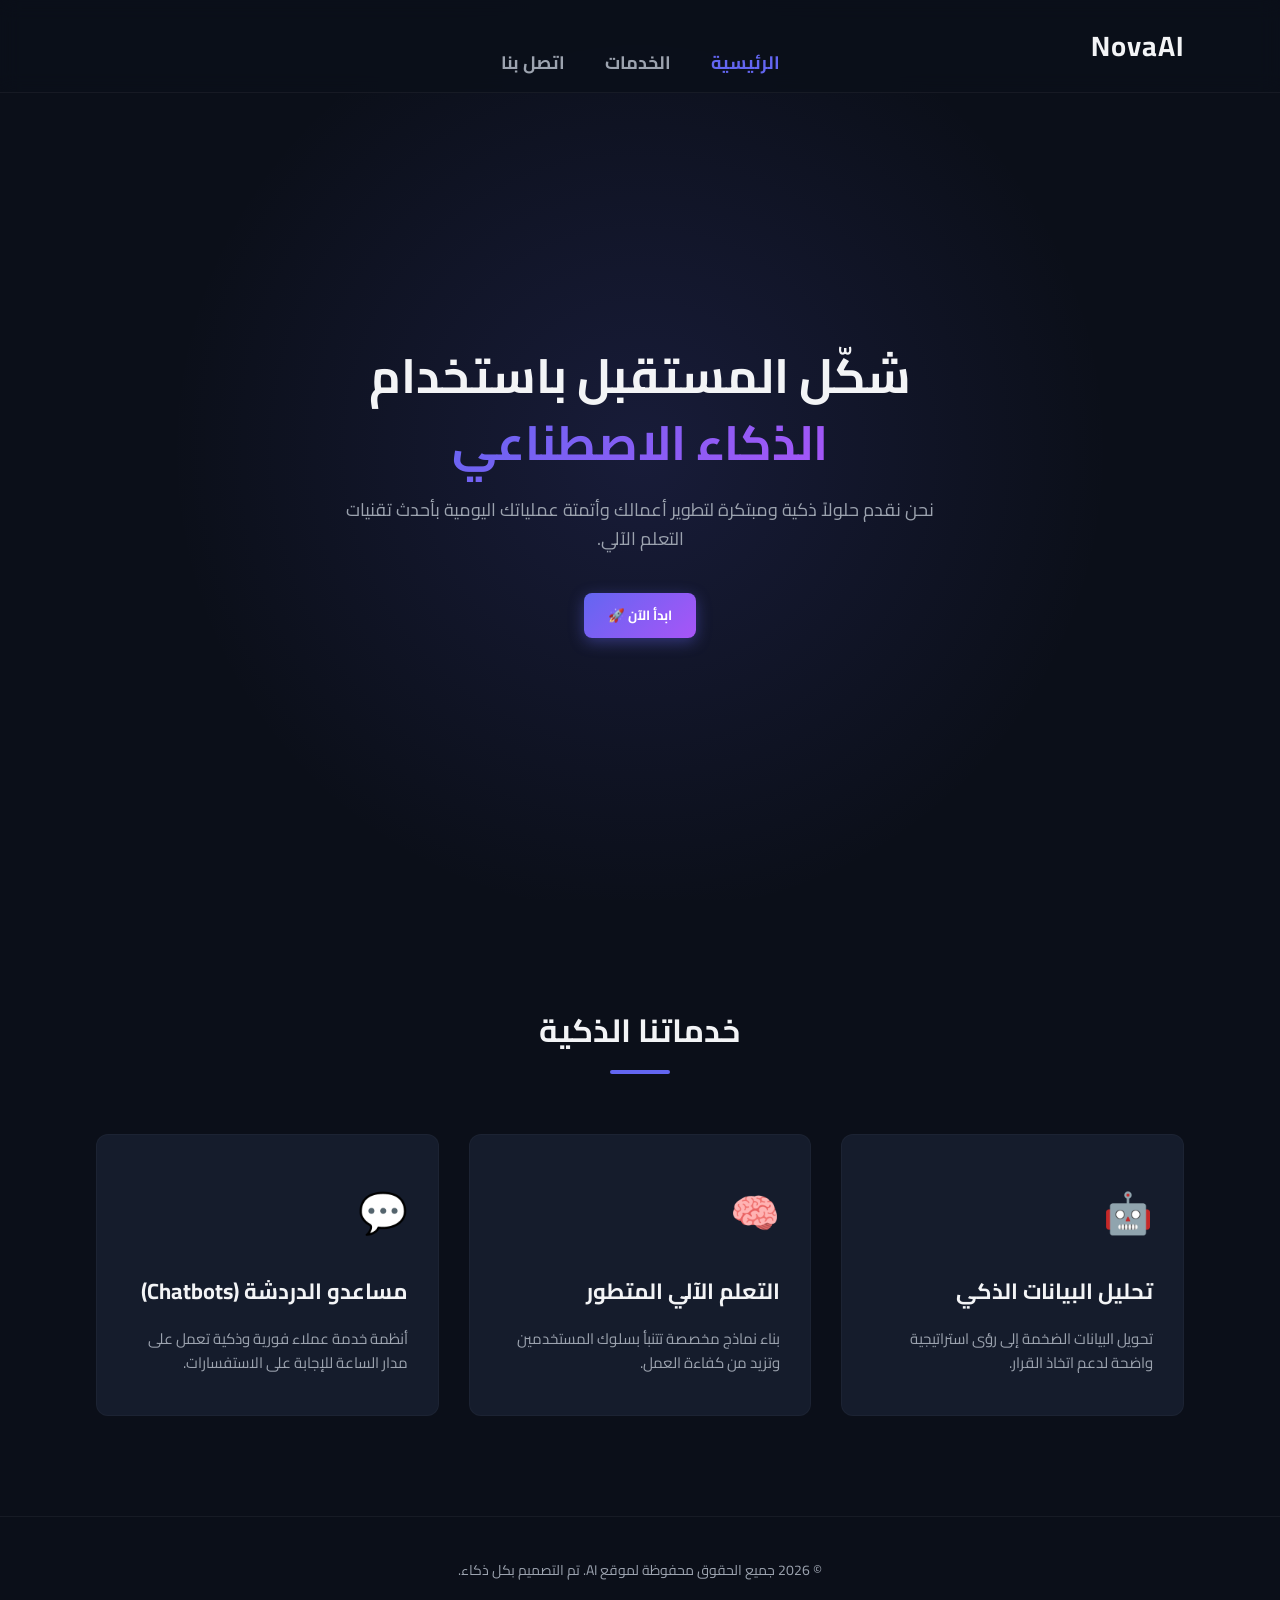
<file: index.html>
<!DOCTYPE html>
<html lang="ar" dir="rtl">
<head>
    <meta charset="UTF-8">
    <meta name="description" content="منصة ذكية للمحادثات الفورية والمكالمات الصوتية المباشرة مع مساعدك الشخصي NovaAI.">
    <meta name="viewport" content="width=device-width, initial-scale=1.0">
    <title>Nova AI</title>
    <link rel="stylesheet" href="style.css">
    <link rel="preconnect" href="https://fonts.googleapis.com">
    <link rel="preconnect" href="https://fonts.gstatic.com" crossorigin>
    <link href="https://fonts.googleapis.com/css2?family=Cairo:wght@300;400;700&display=swap" rel="stylesheet">
    
    <style>
        .modal-overlay {
            display: none;
            position: fixed;
            top: 0; left: 0; width: 100%; height: 100%;
            background-color: rgba(11, 15, 25, 0.85);
            backdrop-filter: blur(8px);
            justify-content: center;
            align-items: center;
            z-index: 9999;
        }

        .auth-container {
            background-color: #151c2c;
            padding: 30px;
            border-radius: 16px;
            box-shadow: 0 10px 40px rgba(0, 0, 0, 0.5);
            border: 1px solid rgba(255, 255, 255, 0.05);
            width: 90%;
            max-width: 400px;
            display: flex;
            flex-direction: column;
            gap: 15px;
            position: relative;
            color: #f3f4f6;
            text-align: right;
        }

        .close-modal {
            position: absolute;
            top: 15px; left: 15px;
            color: #9ca3af;
            cursor: pointer;
            font-size: 24px;
            line-height: 1;
        }
        .close-modal:hover { color: white; }

        .auth-container h3 {
            text-align: center;
            margin-bottom: 10px;
            font-size: 22px;
            font-weight: 700;
        }

        .auth-input {
            width: 100%;
            background-color: #0b0f19;
            border: 1px solid rgba(255, 255, 255, 0.1);
            padding: 12px 15px;
            border-radius: 8px;
            color: white;
            font-size: 14px;
            outline: none;
            transition: border-color 0.3s;
            text-align: right;
        }

        .auth-input:focus { border-color: #6366f1; }

        .auth-btn {
            background: linear-gradient(135deg, #6366f1, #a855f7);
            color: white;
            border: none;
            padding: 12px;
            border-radius: 8px;
            font-weight: bold;
            cursor: pointer;
            font-size: 16px;
            transition: opacity 0.3s;
        }
        .auth-btn:hover { opacity: 0.9; }

        .auth-toggle {
            font-size: 13px;
            color: #9ca3af;
            text-align: center;
            cursor: pointer;
            text-decoration: underline;
        }
    </style>
</head>
<body>

    <header>
        <div class="container navbar">
            <div class="logo">Nova<span>AI</span></div>
            <nav>
                <ul class="nav-links">
                    <li><a href="index.html" class="active">الرئيسية</a></li>
                    <li><a href="services.html">الخدمات</a></li>
                    <li><a href="contact.html">اتصل بنا</a></li>
                </ul>
            </nav>
        </div>
    </header>

    <section class="hero">
        <div class="container hero-content">
            <h1>شكّل المستقبل باستخدام <br><span>الذكاء الاصطناعي</span></h1>
            <p>نحن نقدم حلولاً ذكية ومبتكرة لتطوير أعمالك وأتمتة عملياتك اليومية بأحدث تقنيات التعلم الآلي.</p>
            <div class="hero-buttons">
                <button onclick="openAuthModal()" class="btn btn-primary" style="border:none; cursor:pointer;">ابدأ الآن 🚀</button>
            </div>
        </div>
    </section>

    <section class="services">
        <div class="container">
            <h2 class="section-title">خدماتنا الذكية</h2>
            <div class="services-grid">
                
                <div class="card">
                    <div class="card-icon">🤖</div>
                    <h3>تحليل البيانات الذكي</h3>
                    <p>تحويل البيانات الضخمة إلى رؤى استراتيجية واضحة لدعم اتخاذ القرار.</p>
                </div>

                <div class="card">
                    <div class="card-icon">🧠</div>
                    <h3>التعلم الآلي المتطور</h3>
                    <p>بناء نماذج مخصصة تتنبأ بسلوك المستخدمين وتزيد من كفاءة العمل.</p>
                </div>

                <div class="card">
                    <div class="card-icon">💬</div>
                    <h3>مساعدو الدردشة (Chatbots)</h3>
                    <p>أنظمة خدمة عملاء فورية وذكية تعمل على مدار الساعة للإجابة على الاستفسارات.</p>
                </div>

            </div>
        </div>
    </section>

    <div class="modal-overlay" id="authModal">
        <div class="auth-container">
            <span class="close-modal" onclick="closeAuthModal()">&times;</span>
            <h3 id="authTitle">تسجيل الدخول إلى NovaAI</h3>
            <input type="text" id="authName" class="auth-input" placeholder="الاسم الكامل" style="display: none;">
            <input type="email" id="authEmail" class="auth-input" placeholder="البريد الإلكتروني">
            <input type="password" id="authPass" class="auth-input" placeholder="كلمة المرور">
            <button class="auth-btn" id="authSubmitBtn" onclick="handleAuth()">دخول الآن</button>
            <div class="auth-toggle" id="authToggle" onclick="toggleAuthMode()">ليس لديك حساب؟ إنشاء حساب جديد</div>
        </div>
    </div>

    <footer>
        <p>&copy; 2026 جميع الحقوق محفوظة لموقع AI. تم التصميم بكل ذكاء.</p>
    </footer>

    <script>
        let isSignUpMode = false;

        function openAuthModal() {
            // إذا كان المستخدم قد سجل دخوله مسبقاً ولم يقم بعمل تسجيل خروج، يتم نقله فوراً لصفحة الذكاء الاصطناعي
            if (localStorage.getItem('nova_current_user')) {
                window.location.href = "ai.html";
            } else {
                document.getElementById('authModal').style.display = "flex";
            }
        }

        function closeAuthModal() {
            document.getElementById('authModal').style.display = "none";
        }

        function toggleAuthMode() {
            isSignUpMode = !isSignUpMode;
            const nameInput = document.getElementById('authName');
            const title = document.getElementById('authTitle');
            const btn = document.getElementById('authSubmitBtn');
            const toggleText = document.getElementById('authToggle');

            if (isSignUpMode) {
                title.innerText = "إنشاء حساب جديد";
                nameInput.style.display = "block";
                btn.innerText = "تسجيل الحساب";
                toggleText.innerText = "لديك حساب بالفعل؟ تسجيل الدخول";
            } else {
                title.innerText = "تسجيل الدخول إلى NovaAI";
                nameInput.style.display = "none";
                btn.innerText = "دخول الآن";
                toggleText.innerText = "ليس لديك حساب؟ إنشاء حساب جديد";
            }
        }

        function handleAuth() {
            const name = document.getElementById('authName').value.trim();
            const email = document.getElementById('authEmail').value.trim().toLowerCase();
            const pass = document.getElementById('authPass').value.trim();

            if (!email || !pass || (isSignUpMode && !name)) {
                alert("يرجى تعبئة كافة البيانات المطلوبة.");
                return;
            }

            let registeredUsers = JSON.parse(localStorage.getItem('nova_registered_users')) || {};

            if (isSignUpMode) {
                if (registeredUsers[email]) {
                    alert("هذا البريد الإلكتروني مسجل مسبقاً!");
                    return;
                }
                // حفظ بيانات الحساب الجديد بشكل منفصل
                registeredUsers[email] = { name: name, pass: pass };
                localStorage.setItem('nova_registered_users', JSON.stringify(registeredUsers));
                localStorage.setItem('nova_current_user', JSON.stringify({ email: email, name: name }));
            } else {
                // التحقق من صحة بيانات الحساب الفردي
                if (!registeredUsers[email] || registeredUsers[email].pass !== pass) {
                    alert("البريد الإلكتروني أو كلمة المرور غير صحيحة.");
                    return;
                }
                localStorage.setItem('nova_current_user', JSON.stringify({ email: email, name: registeredUsers[email].name }));
            }

            // الانتقال الفوري لصفحة الشات بعد التوثيق الناجح
            window.location.href = "ai.html";
        }
    </script>
</body>
</html>
</file>
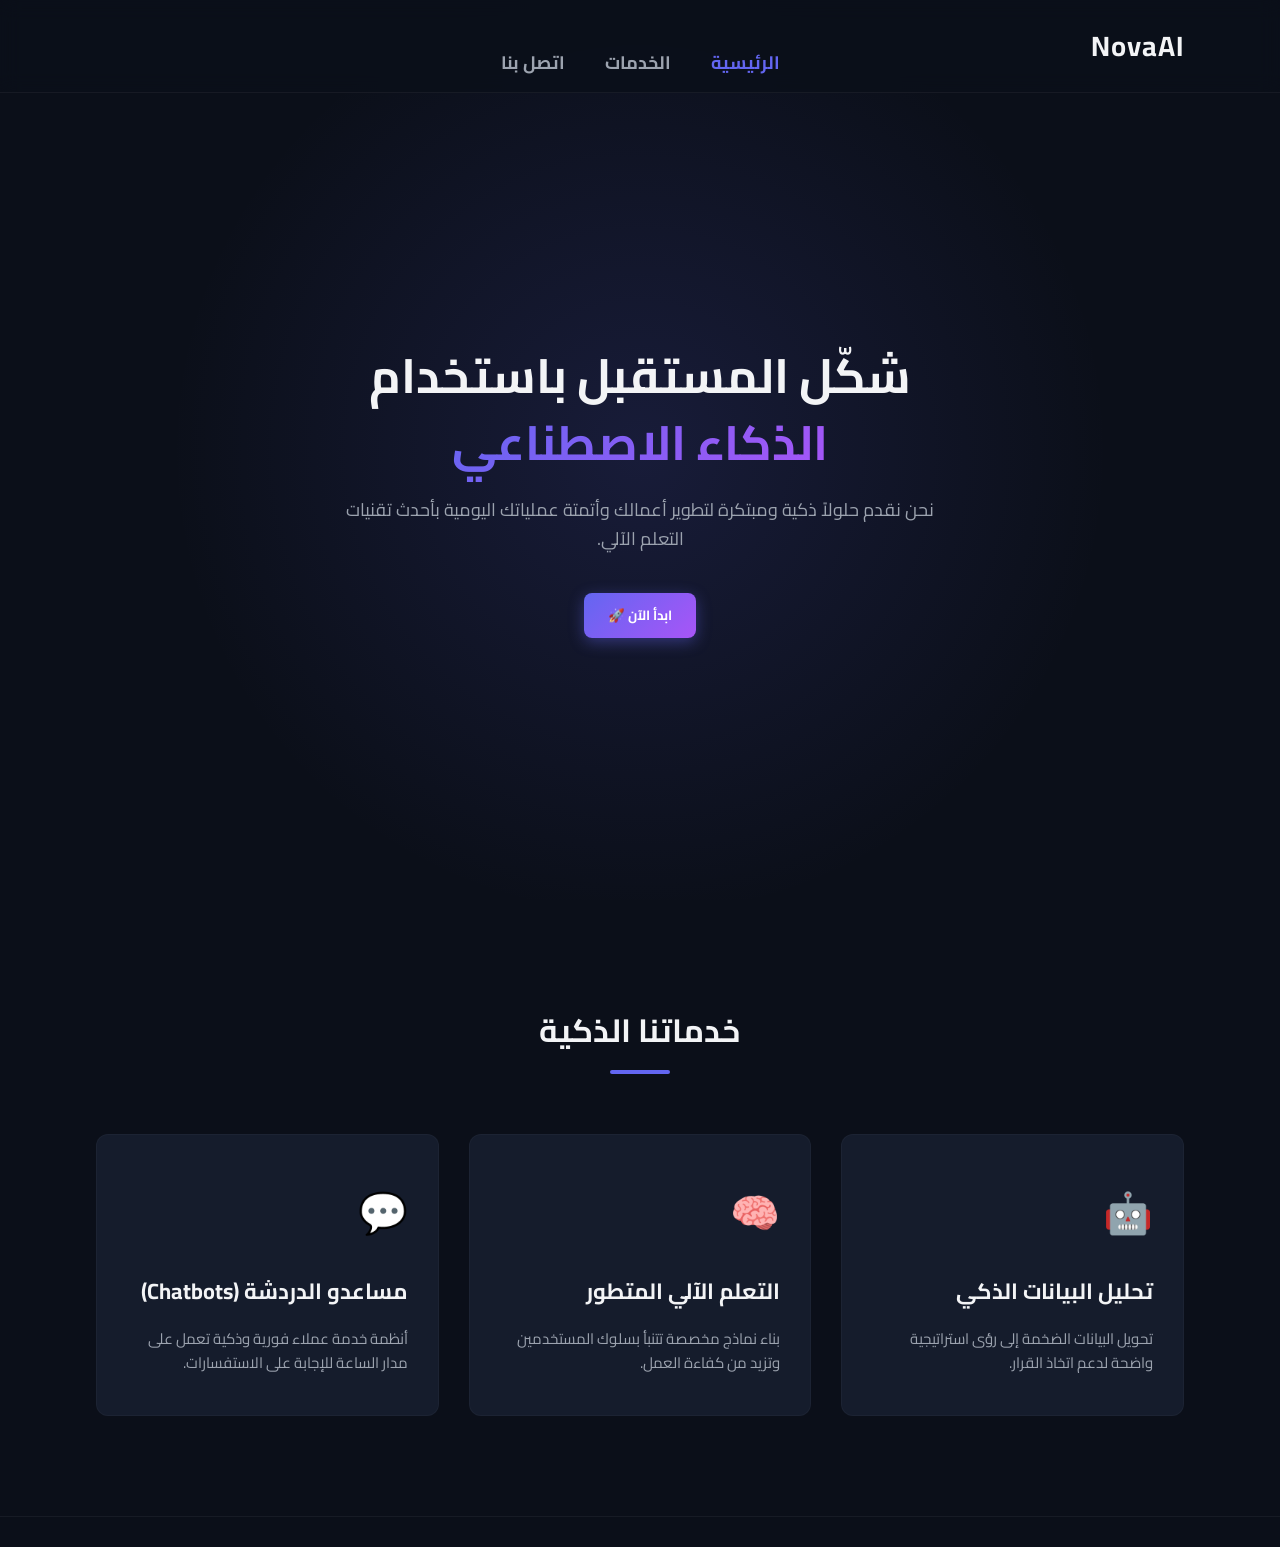
<file: ai.html>
<style>
        * {
            margin: 0;
            padding: 0;
            box-sizing: border-box;
            font-family: 'Cairo', sans-serif;
        }

        :root {
            --bg-color: #0b0f19;
            --card-bg: #151c2c;
            --sidebar-bg: #0f1524;
            --primary-color: #6366f1;
            --secondary-color: #a855f7;
            --text-color: #f3f4f6;
            --text-muted: #9ca3af;
            --active-chat: rgba(99, 102, 241, 0.15);
            --danger-color: #ef4444;
            --success-color: #10b981;
        }

        body {
            background-color: var(--bg-color);
            color: var(--text-color);
            display: flex;
            height: 100vh;
            overflow: hidden;
            position: relative;
        }

        /* --- التعديل الخرافي الجديد: تكبير الضوء لأقصى درجة وزيادة قوته ووضوحه --- */
        body::before {
            content: "";
            position: absolute;
            top: 30%; /* رفعه للأعلى للشمال أكثر */
            left: 35%; 
            transform: translate(-50%, -50%);
            width: 1200px; /* تكبير الحجم بشكل هائل من 800px إلى 1200px ليغطي الخلفية بالكامل */
            height: 1200px;
            /* زيادة opacity الألوان لـ 0.28 و 0.12 ليصبح الضوء واضح جداً ومشبع */
            background: radial-gradient(circle, rgba(168, 85, 247, 0.28) 0%, rgba(99, 102, 241, 0.12) 40%, transparent 70%);
            pointer-events: none; 
            z-index: 0;
            filter: blur(60px); /* زيادة التمويه للحفاظ على انسيابية ونعومة الإضاءة العملاقة */
        }

        /* --- القائمة الجانبية (Sidebar) --- */
        .sidebar {
            width: 280px;
            background-color: var(--sidebar-bg);
            border-left: 1px solid rgba(255, 255, 255, 0.05);
            display: flex;
            flex-direction: column;
            padding: 15px;
            height: 100%;
            position: relative;
            z-index: 2;
        }

        .user-badge {
            background: rgba(255, 255, 255, 0.03);
            padding: 10px;
            border-radius: 8px;
            margin-bottom: 15px;
            font-size: 13px;
            border: 1px solid rgba(255, 255, 255, 0.05);
            color: var(--text-muted);
            text-align: center;
        }
        .user-badge strong { color: white; }

        .new-chat-btn {
            background: linear-gradient(135deg, var(--primary-color), var(--secondary-color));
            color: white;
            border: none;
            padding: 12px;
            border-radius: 10px;
            font-size: 15px;
            font-weight: bold;
            cursor: pointer;
            display: flex;
            align-items: center;
            justify-content: center;
            gap: 10px;
            margin-bottom: 15px;
        }

        .about-me-container {
            margin-bottom: 15px;
            background: rgba(255, 255, 255, 0.02);
            border: 1px solid rgba(255, 255, 255, 0.05);
            border-radius: 8px;
            overflow: hidden;
        }

        .about-me-toggle {
            width: 100%;
            background: none;
            border: none;
            color: var(--text-color);
            padding: 10px;
            font-size: 13px;
            font-weight: bold;
            text-align: right;
            cursor: pointer;
            display: flex;
            justify-content: space-between;
            align-items: center;
            transition: background 0.3s;
        }
        .about-me-toggle:hover { background: rgba(255, 255, 255, 0.03); }

        .about-me-content {
            display: none;
            padding: 10px;
            border-top: 1px solid rgba(255, 255, 255, 0.05);
            flex-direction: column;
            gap: 8px;
        }

        .about-me-content textarea {
            width: 100%;
            height: 70px;
            background-color: var(--bg-color);
            border: 1px solid rgba(255, 255, 255, 0.1);
            border-radius: 6px;
            color: white;
            padding: 8px;
            font-size: 12px;
            resize: none;
            outline: none;
            font-family: 'Cairo', sans-serif;
        }

        .save-about-btn {
            background-color: var(--primary-color);
            color: white;
            border: none;
            padding: 6px;
            border-radius: 4px;
            font-size: 12px;
            font-weight: bold;
            cursor: pointer;
            transition: opacity 0.3s;
        }
        .save-about-btn:hover { opacity: 0.9; }

        .history-title {
            font-size: 12px;
            color: var(--text-muted);
            margin-bottom: 10px;
            font-weight: bold;
        }

        .chats-list {
            flex: 1;
            overflow-y: auto;
            display: flex;
            flex-direction: column;
            gap: 8px;
        }

        .chat-item {
            padding: 10px 12px;
            background-color: rgba(255, 255, 255, 0.02);
            border-radius: 8px;
            cursor: pointer;
            font-size: 14px;
            display: flex;
            align-items: center;
            justify-content: space-between;
            transition: all 0.3s;
            border: 1px solid transparent;
            gap: 10px;
        }

        .chat-item-text {
            flex: 1;
            white-space: nowrap;
            overflow: hidden;
            text-overflow: ellipsis;
        }

        .chat-item:hover, .chat-item.active {
            background-color: var(--active-chat);
            border-color: rgba(99, 102, 241, 0.3);
            color: white;
        }

        .delete-chat-btn {
            background: none;
            border: none;
            color: var(--text-muted);
            cursor: pointer;
            font-size: 14px;
            padding: 2px 5px;
            border-radius: 4px;
            transition: all 0.2s;
            display: flex;
            align-items: center;
            justify-content: center;
        }
        .delete-chat-btn:hover {
            color: #f87171;
            background-color: rgba(239, 68, 68, 0.15);
        }

        .sidebar-footer {
            padding-top: 15px;
            border-top: 1px solid rgba(255, 255, 255, 0.05);
            display: flex;
            flex-direction: column;
            gap: 10px;
        }

        .home-btn {
            background-color: rgba(99, 102, 241, 0.1);
            color: #a5b4fc;
            border: 1px solid rgba(99, 102, 241, 0.2);
            padding: 10px;
            border-radius: 8px;
            cursor: pointer;
            font-size: 14px;
            font-weight: bold;
            text-align: center;
            text-decoration: none;
            transition: all 0.3s;
        }
        .home-btn:hover {
            background-color: rgba(99, 102, 241, 0.2);
            color: white;
        }

        .logout-btn {
            background-color: rgba(239, 68, 68, 0.1);
            color: #f87171;
            border: 1px solid rgba(239, 68, 68, 0.2);
            padding: 10px;
            border-radius: 8px;
            cursor: pointer;
            font-size: 14px;
            font-weight: bold;
            text-align: center;
            transition: all 0.3s;
        }
        .logout-btn:hover { background-color: rgba(239, 68, 68, 0.2); }

        /* --- منطقة الشات الرئيسية --- */
        .main-chat {
            flex: 1;
            display: flex;
            flex-direction: column;
            background-color: transparent; 
            height: 100%;
            position: relative;
            z-index: 1;
        }

        .ai-header {
            padding: 20px;
            background-color: rgba(21, 28, 44, 0.6); /* زيادة الشفافية لتجعل الضوء العملاق يسطع من الخلف */
            backdrop-filter: blur(12px);
            border-bottom: 1px solid rgba(255, 255, 255, 0.05);
            display: flex;
            align-items: center;
            justify-content: space-between;
        }

        .ai-header h2 { font-size: 18px; }
        .ai-header h2 span { color: var(--primary-color); }

        .header-controls {
            display: flex;
            align-items: center;
            gap: 12px;
        }

        .voice-selector {
            background-color: var(--bg-color);
            color: var(--text-color);
            border: 1px solid rgba(255, 255, 255, 0.1);
            padding: 8px 12px;
            border-radius: 8px;
            font-size: 13px;
            outline: none;
            cursor: pointer;
            font-family: 'Cairo', sans-serif;
        }

        .voice-selector option {
            background-color: var(--card-bg);
        }

        .call-btn {
            background-color: rgba(16, 185, 129, 0.1);
            color: var(--success-color);
            border: 1px solid rgba(16, 185, 129, 0.2);
            padding: 8px 16px;
            border-radius: 20px;
            cursor: pointer;
            font-weight: bold;
            display: flex;
            align-items: center;
            gap: 8px;
            transition: all 0.3s;
        }
        .call-btn.in-call {
            background-color: rgba(239, 68, 68, 0.2);
            color: var(--danger-color);
            border-color: rgba(239, 68, 68, 0.3);
            animation: pulse 1.5s infinite;
        }

        .chat-box {
            flex: 1;
            padding: 20px;
            overflow-y: auto;
            display: flex;
            flex-direction: column;
            gap: 20px;
            background: transparent;
        }

        .message {
            max-width: 75%;
            padding: 14px 18px;
            border-radius: 12px;
            line-height: 1.6;
            font-size: 15px;
            word-wrap: break-word;
            box-shadow: 0 4px 15px rgba(0, 0, 0, 0.1);
        }

        .message.bot { background-color: rgba(21, 28, 44, 0.8); border: 1px solid rgba(255, 255, 255, 0.05); align-self: flex-start; border-top-right-radius: 2px;}
        .message.user { background: linear-gradient(135deg, var(--primary-color), var(--secondary-color)); color: white; align-self: flex-end; border-top-left-radius: 2px;}
        .message.error { background-color: rgba(239, 68, 68, 0.1); color: #f87171; align-self: center; font-size: 13px; }

        .input-area {
            padding: 20px;
            border-top: 1px solid rgba(255, 255, 255, 0.05);
            background-color: rgba(21, 28, 44, 0.6);
            backdrop-filter: blur(12px);
        }

        .input-wrapper {
            display: flex;
            gap: 12px;
            max-width: 900px;
            margin: 0 auto;
            width: 100%;
            align-items: center;
        }

        .input-wrapper input {
            flex: 1;
            background-color: var(--bg-color);
            border: 1px solid rgba(255, 255, 255, 0.1);
            padding: 14px 20px;
            border-radius: 10px;
            color: white;
            outline: none;
        }

        .voice-btn {
            background-color: rgba(255, 255, 255, 0.03);
            color: var(--text-muted);
            border: 1px solid rgba(255, 255, 255, 0.1);
            width: 48px;
            height: 48px;
            border-radius: 10px;
            cursor: pointer;
            font-size: 20px;
            display: flex;
            align-items: center;
            justify-content: center;
            transition: all 0.3s;
        }
        .voice-btn.recording {
            background-color: rgba(239, 68, 68, 0.2);
            color: var(--danger-color);
            border-color: var(--danger-color);
            animation: pulse 1.5s infinite;
        }

        .send-btn {
            background: linear-gradient(135deg, var(--primary-color), var(--secondary-color));
            color: white;
            border: none;
            height: 48px;
            padding: 0 24px;
            border-radius: 10px;
            font-weight: 700;
            cursor: pointer;
        }

        @keyframes pulse {
            0% { transform: scale(1); }
            50% { transform: scale(1.04); box-shadow: 0 0 15px rgba(239, 68, 68, 0.4); }
            100% { transform: scale(1); }
        }

        @media (max-width: 768px) {
            body { flex-direction: column; }
            .sidebar { width: 100%; height: auto; max-height: 320px; border-left: none; border-bottom: 1px solid rgba(255, 255, 255, 0.05); overflow-y: auto;}
            body::before { width: 500px; height: 500px; top: 35%; left: 50%; }
        }
    </style>
    <link href="https://fonts.googleapis.com/css2?family=Cairo:wght@400;700&display=swap" rel="stylesheet">
</head>
<body>

    <div class="sidebar">
        <div class="user-badge" id="userBadge">مرحباً، <strong>مستخدم</strong></div>
        <button class="new-chat-btn" onclick="startNewChat()">📝 محادثة جديدة</button>
        
        <div class="about-me-container">
            <button class="about-me-toggle" onclick="toggleAboutMePanel()">👤 عرّفني عن نفسك <span id="aboutArrow">▼</span></button>
            <div class="about-me-content" id="aboutMeContent">
                <textarea id="aboutMeText" placeholder="اكتب هنا ماذا تحب، ماذا تكره، مجال عملك، أو كيف ترغب أن يناديك الـ AI..."></textarea>
                <button class="save-about-btn" onclick="saveAboutMeData()">حفظ البيانات 💾</button>
            </div>
        </div>

        <div class="history-title">محادثاتك الحالية</div>
        <div class="chats-list" id="chatsList"></div>
        
        <div class="sidebar-footer">
            <a href="index.html" class="home-btn" onclick="stopLiveCallUI()">🏠 الصفحة الرئيسية</a>
            <button class="logout-btn" onclick="handleLogout()">تسجيل الخروج 🚪</button>
        </div>
    </div>

    <div class="main-chat">
        <div class="ai-header">
            <h2>🤖 مساعد <span>NovaAI</span> المباشر</h2>
            
            <div class="header-controls">
                <select id="genderVoiceSelect" class="voice-selector" onchange="window.speechSynthesis.cancel()">
                    <option value="female">👤 صوت أنثى</option>
                    <option value="male">👨 صوت ذكر</option>
                </select>
                <button class="call-btn" id="callBtn" onclick="toggleLiveCall()">📞 مكالمة صوتية</button>
            </div>
        </div>
        <div class="chat-box" id="chatBox"></div>
        <div class="input-area">
            <div class="input-wrapper">
                <button class="voice-btn" id="voiceBtn" onclick="toggleVoiceRecord()">🎙️</button>
                <input type="text" id="userInput" placeholder="اكتب سؤالك أو استخدم الفويس..." onkeypress="checkEnter(event)">
                <button class="send-btn" onclick="sendMessage()">إرسال ✨</button>
            </div>
        </div>
    </div>

    <script>
        let currentUser = JSON.parse(localStorage.getItem('nova_current_user')) || null;
        let userChats = {};
        let currentChatId = "";
        
        let recognition;
        let isRecording = false;
        let isCallActive = false;
        let shouldKeepListening = false;

        window.onload = function() {
            if (!currentUser) {
                window.location.href = "index.html";
                return;
            }
            document.getElementById('userBadge').innerHTML = `مرحباً، <strong>${currentUser.name}</strong>`;
            
            userChats = JSON.parse(localStorage.getItem(`chats_${currentUser.email}`)) || {};
            currentChatId = localStorage.getItem(`current_id_${currentUser.email}`) || "";

            const savedAbout = localStorage.getItem(`about_${currentUser.email}`) || "";
            document.getElementById('aboutMeText').value = savedAbout;

            if (Object.keys(userChats).length === 0 || !currentChatId) {
                startNewChat();
            } else {
                renderSidebar();
                loadChat(currentChatId);
            }

            initSpeechRecognition();
            
            if (typeof speechSynthesis !== 'undefined' && speechSynthesis.onvoiceschanged !== undefined) {
                speechSynthesis.onvoiceschanged = () => {};
            }
        };

        function toggleAboutMePanel() {
            const panel = document.getElementById('aboutMeContent');
            const arrow = document.getElementById('aboutArrow');
            if (panel.style.display === 'flex') {
                panel.style.display = 'none';
                arrow.innerText = '▼';
            } else {
                panel.style.display = 'flex';
                arrow.innerText = '▲';
            }
        }

        function saveAboutMeData() {
            const text = document.getElementById('aboutMeText').value.trim();
            localStorage.setItem(`about_${currentUser.email}`, text);
            alert("تم حفظ بيانات اهتماماتك بنجاح! الـ AI سيعتمد عليها في الردود القادمة البطل. ⚡");
            toggleAboutMePanel();
        }

        function getSystemPrompt(isCall = false) {
            const personalInfo = localStorage.getItem(`about_${currentUser.email}`) || "";
            let basePrompt = "أنت مساعد ذكي واسمك NovaAI وتجيب دائما باللغة العربية باختصار وسرعة.";
            
            if (isCall) {
                basePrompt = "أنت مساعد ذكي في مكالمة صوتية حية. أجب دائماً باللغة العربية باختصار شديد ومباشر (سطر واحد فقط).";
            }

            if (personalInfo) {
                basePrompt += `\nمعلومات هامة جداً عن المستخدم يجب أن تبني إجابتك وتفضيلاتك وتعاملك معها بناءً عليها: [ ${personalInfo} ]`;
            }
            return basePrompt;
        }

        function initSpeechRecognition() {
            window.SpeechRecognition = window.SpeechRecognition || window.webkitSpeechRecognition;
            if (window.SpeechRecognition) {
                recognition = new SpeechRecognition();
                recognition.continuous = false;
                recognition.lang = 'ar-SA';
                recognition.interimResults = false;

                recognition.onresult = function(event) {
                    const resultText = event.results[0][0].transcript;
                    if (isCallActive) {
                        sendLiveCallMessage(resultText);
                    } else {
                        document.getElementById('userInput').value = resultText;
                        stopVoiceUI();
                    }
                };

                recognition.onerror = function() {
                    if (isCallActive && shouldKeepListening) {
                        try { recognition.start(); } catch(e){}
                    }
                };

                recognition.onend = function() {
                    if (isRecording) stopVoiceUI();
                    if (isCallActive && shouldKeepListening && !window.speechSynthesis.speaking) {
                        try { recognition.start(); } catch(e){}
                    }
                };
            }
        }

        function toggleVoiceRecord() {
            if (!recognition) {
                alert("متصفحك لا يدعم التعرف على الصوت.");
                return;
            }
            if (isRecording) {
                recognition.stop();
                stopVoiceUI();
            } else {
                if (isCallActive) toggleLiveCall();
                isRecording = true;
                document.getElementById('voiceBtn').classList.add('recording');
                document.getElementById('userInput').placeholder = "جاري الاستماع لصوتك... تكلم الآن";
                recognition.start();
            }
        }

        function stopVoiceUI() {
            isRecording = false;
            document.getElementById('voiceBtn').classList.remove('recording');
            document.getElementById('userInput').placeholder = "اكتب سؤالك أو استخدم الفويس...";
        }

        function toggleLiveCall() {
            if (!recognition) {
                alert("متصفحك لا يدعم المكالمات الصوتية الذكية.");
                return;
            }
            if (isCallActive) {
                stopLiveCallUI();
            } else {
                if (isRecording) toggleVoiceRecord();
                isCallActive = true;
                shouldKeepListening = true;
                document.getElementById('callBtn').classList.add('in-call');
                document.getElementById('callBtn').innerText = "🛑 إنهاء المكالمة";
                speakText("أهلاً بك، تم بدء الاتصال بنجاح. أنا أستمع إليك الآن تفضل.");
                
                setTimeout(() => {
                    if (isCallActive) {
                        try { recognition.start(); } catch(e){}
                    }
                }, 4000);
            }
        }

        function stopLiveCallUI() {
            isCallActive = false;
            shouldKeepListening = false;
            window.speechSynthesis.cancel();
            if (recognition) {
                try { recognition.stop(); } catch(e){}
            }
            document.getElementById('callBtn').classList.remove('in-call');
            document.getElementById('callBtn').innerText = "📞 مكالمة صوتية";
        }

        function speakText(text) {
            window.speechSynthesis.cancel();
            const utterance = new SpeechSynthesisUtterance(text);
            utterance.lang = 'ar-SA';
            
            const selectedGender = document.getElementById('genderVoiceSelect').value;
            const voices = window.speechSynthesis.getVoices();
            
            let arabicVoices = voices.filter(voice => voice.lang.includes('ar'));
            let targetVoice = null;

            if (selectedGender === 'female') {
                targetVoice = arabicVoices.find(v => 
                    v.name.toLowerCase().includes('female') || 
                    v.name.toLowerCase().includes('mady') || 
                    v.name.toLowerCase().includes('zayd') ||
                    v.name.includes('ليلى') || v.name.includes('مريم') || v.name.includes('زينة')
                );
                utterance.pitch = 1.35; 
                utterance.rate = 1.05; 
            } else {
                targetVoice = arabicVoices.find(v => 
                    v.name.toLowerCase().includes('male') || 
                    v.name.toLowerCase().includes('naim') ||
                    v.name.includes('ماجد') || v.name.includes('طارق')
                );
                utterance.pitch = 0.70; 
                utterance.rate = 0.90; 
            }

            if (targetVoice) {
                utterance.voice = targetVoice;
            } else if (arabicVoices.length > 0) {
                utterance.voice = arabicVoices[0];
            }

            utterance.onend = function() {
                if (isCallActive && shouldKeepListening) {
                    try { recognition.start(); } catch(e){}
                }
            };
            
            window.speechSynthesis.speak(utterance);
        }

        async function sendLiveCallMessage(text) {
            if (text.trim() === '') return;
            
            printMessage('user', text);
            userChats[currentChatId].messages.push({ role: "user", text: text });

            try {
                const systemPrompt = getSystemPrompt(true);
                const encodedPrompt = encodeURIComponent(`${systemPrompt}\nالمستخدم: ${text}`);
                
                const response = await fetch(`https://text.pollinations.ai/${encodedPrompt}?model=openai&cache=false`);
                const aiResponseText = await response.text();
                const cleanReply = aiResponseText.trim();

                printMessage('bot', cleanReply);
                userChats[currentChatId].messages.push({ role: "bot", text: cleanReply });
                saveUserData();
                
                speakText(cleanReply);

            } catch (error) {
                if (isCallActive && shouldKeepListening) {
                    speakText("عذراً، أعد المحاولة.");
                }
            }
        }

        function printMessage(role, text) {
            const chatBox = document.getElementById('chatBox');
            const msgDiv = document.createElement('div');
            msgDiv.className = `message ${role}`;
            msgDiv.innerText = text;
            chatBox.appendChild(msgDiv);
            chatBox.scrollTop = chatBox.scrollHeight;
        }

        function handleLogout() {
            stopLiveCallUI();
            localStorage.removeItem('nova_current_user');
            window.location.href = "index.html";
        }

        function startNewChat() {
            const id = 'chat_' + Date.now();
            userChats[id] = {
                title: "محادثه جديده",
                messages: [{ role: "bot", text: `أهلاً بك يا ${currentUser.name}! كيف يمكنني مساعدتك اليوم؟ ⚡` }]
            };
            currentChatId = id;
            saveUserData();
            renderSidebar();
            loadChat(id);
        }

        function deleteChat(chatId, event) {
            event.stopPropagation();
            if (confirm("هل أنت متأكد من رغبتك في حذف هذه المحادثة نهائياً؟")) {
                if (isCallActive && currentChatId === chatId) { stopLiveCallUI(); }
                delete userChats[chatId];
                saveUserData();
                if (currentChatId === chatId) {
                    const remainingChatIds = Object.keys(userChats);
                    if (remainingChatIds.length > 0) { currentChatId = remainingChatIds[0]; } 
                    else { startNewChat(); return; }
                }
                renderSidebar();
                loadChat(currentChatId);
            }
        }

        function saveUserData() {
            if (currentUser) {
                localStorage.setItem(`chats_${currentUser.email}`, JSON.stringify(userChats));
                localStorage.setItem(`current_id_${currentUser.email}`, currentChatId);
            }
        }

        function renderSidebar() {
            const listContainer = document.getElementById('chatsList');
            listContainer.innerHTML = "";
            const sortedIds = Object.keys(userChats).sort((a, b) => b.split('_')[1] - a.split('_')[1]);

            sortedIds.forEach(id => {
                const item = document.createElement('div');
                item.className = `chat-item ${id === currentChatId ? 'active' : ''}`;
                item.onclick = () => { if(!isCallActive) loadChat(id); };

                const textSpan = document.createElement('span');
                textSpan.className = 'chat-item-text';
                textSpan.innerText = userChats[id].title;

                const deleteBtn = document.createElement('button');
                deleteBtn.className = 'delete-chat-btn';
                deleteBtn.innerHTML = '🗑️';
                deleteBtn.title = 'حذف المحادثة';
                deleteBtn.onclick = (e) => deleteChat(id, e);

                item.appendChild(textSpan);
                item.appendChild(deleteBtn);
                listContainer.appendChild(item);
            });
        }

        function loadChat(id) {
            currentChatId = id;
            saveUserData();
            renderSidebar();

            const chatBox = document.getElementById('chatBox');
            chatBox.innerHTML = "";

            if (userChats[id] && userChats[id].messages) {
                userChats[id].messages.forEach(msg => {
                    printMessage(msg.role, msg.text);
                });
            }
        }

        async function sendMessage() {
            const inputElement = document.getElementById('userInput');
            const messageText = inputElement.value.trim();
            if (messageText === '') return;

            if (userChats[currentChatId].title === "محادثه جديده") {
                userChats[currentChatId].title = messageText.substring(0, 22) + (messageText.length > 22 ? "..." : "");
                renderSidebar();
            }

            printMessage('user', messageText);
            userChats[currentChatId].messages.push({ role: "user", text: messageText });
            inputElement.value = '';

            const chatBox = document.getElementById('chatBox');
            const loadingDiv = document.createElement('div');
            loadingDiv.className = 'message bot';
            loadingDiv.innerText = "جاري الكتابة... ⚡";
            chatBox.appendChild(loadingDiv);
            chatBox.scrollTop = chatBox.scrollHeight;

            try {
                const systemPrompt = getSystemPrompt(false);
                const encodedPrompt = encodeURIComponent(`${systemPrompt}\nالمستخدم: ${messageText}`);
                
                const response = await fetch(`https://text.pollinations.ai/${encodedPrompt}?model=openai&cache=false`);
                const aiResponseText = await response.text();
                
                if (chatBox.contains(loadingDiv)) { chatBox.removeChild(loadingDiv); }

                const cleanReply = aiResponseText.trim();
                printMessage('bot', cleanReply);
                userChats[currentChatId].messages.push({ role: "bot", text: cleanReply });
                saveUserData();

            } catch (error) {
                if (chatBox.contains(loadingDiv)) { chatBox.removeChild(loadingDiv); }
                printMessage('error', "⚠️ حدث خطأ، يرجى إعادة المحاولة.");
            }
        }

        function checkEnter(event) { if (event.key === 'Enter') { sendMessage(); } }
    </script>
</body>
</html>
</file>
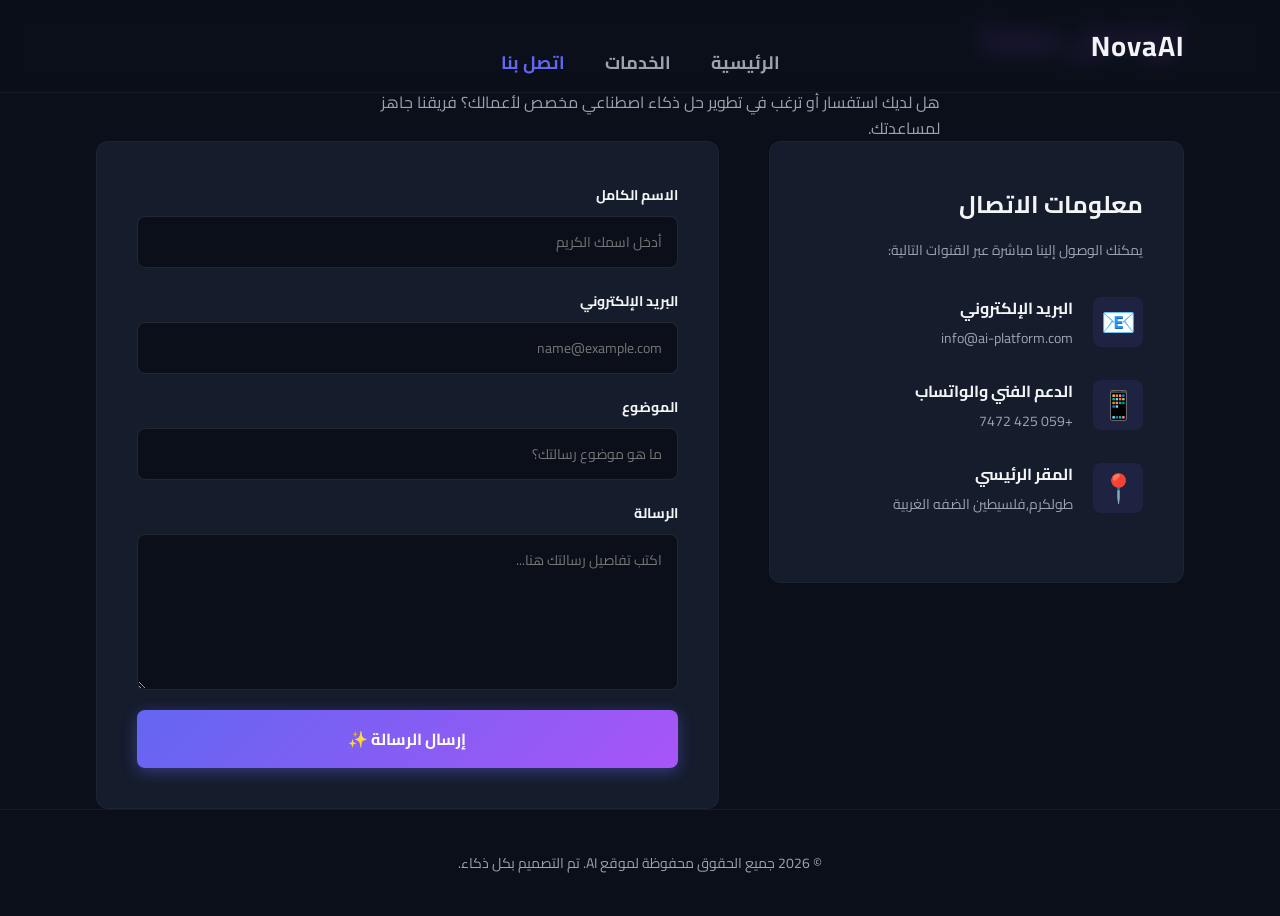
<file: contact.html>
<!DOCTYPE html>
<html lang="ar" dir="rtl">
<head>
    <meta charset="UTF-8">
    <meta name="viewport" content="width=device-width, initial-scale=1.0">
    <title>اتصل بنا - منصة Nova AI</title>
    <link rel="stylesheet" href="style.css">
    <!-- إضافة خطوط جوجل -->
    <link rel="preconnect" href="https://fonts.googleapis.com">
    <link rel="preconnect" href="https://fonts.gstatic.com" crossorigin>
    <link href="https://fonts.googleapis.com/css2?family=Cairo:wght@300;400;700&display=swap" rel="stylesheet">
</head>
<body>

    <!-- شريط التنقل (Navbar) -->
    <header>
        <div class="container navbar">
            <div class="logo">Nova<span>AI</span></div>
            <nav>
                <ul class="nav-links">
                    <li><a href="index.html">الرئيسية</a></li>
                    <li><a href="services.html">الخدمات</a></li>
                    <li><a href="contact.html" class="active">اتصل بنا</a></li>
                </ul>
            </nav>
        </div>
    </header>

    <!-- قسم عنوان الصفحة (Page Header) -->
    <section class="page-header">
        <div class="container">
            <h1>تواصل معنا</h1>
            <p>هل لديك استفسار أو ترغب في تطوير حل ذكاء اصطناعي مخصص لأعمالك؟ فريقنا جاهز لمساعدتك.</p>
        </div>
    </section>

    <!-- قسم محتوى الاتصال (Contact Content) -->
    <section class="contact-section">
        <div class="container contact-container">
            
            <!-- أولاً: معلومات الاتصال السريعة -->
            <div class="contact-info">
                <h3>معلومات الاتصال</h3>
                <p class="info-desc">يمكنك الوصول إلينا مباشرة عبر القنوات التالية:</p>
                
                <div class="info-item">
                    <span class="info-icon">📧</span>
                    <div>
                        <h4>البريد الإلكتروني</h4>
                        <p>info@ai-platform.com</p>
                    </div>
                </div>

                <div class="info-item">
                    <span class="info-icon">📱</span>
                    <div>
                        <h4>الدعم الفني والواتساب</h4>
                        <p>+059 425 7472</p>
                    </div>
                </div>

                <div class="info-item">
                    <span class="info-icon">📍</span>
                    <div>
                        <h4>المقر الرئيسي</h4>
                        <p>طولكرم,فلسيطين الضفه الغربية</p>
                    </div>
                </div>
            </div>

            <!-- ثانياً: نموذج إرسال الرسائل (Form) -->
            <div class="contact-form-container">
<!-- نموذج إرسال الرسائل المرتبط بحسابك في Formspree -->
<form class="contact-form" action="https://formspree.io/f/mwvdedny" method="POST">
    <div class="form-group">
        <label for="name">الاسم الكامل</label>
        <input type="text" id="name" name="الاسم" placeholder="أدخل اسمك الكريم" required>
    </div>
    
    <div class="form-group">
        <label for="email">البريد الإلكتروني</label>
        <input type="email" id="email" name="البريد_الإلكتروني" placeholder="name@example.com" required>
    </div>

    <div class="form-group">
        <label for="subject">الموضوع</label>
        <input type="text" id="subject" name="الموضوع" placeholder="ما هو موضوع رسالتك؟" required>
    </div>

    <div class="form-group">
        <label for="message">الرسالة</label>
        <textarea id="message" name="الرسالة" rows="5" placeholder="اكتب تفاصيل رسالتك هنا..." required></textarea>
    </div>

    <button type="submit" class="btn btn-primary btn-block">إرسال الرسالة ✨</button>
</form>
            </div>

        </div>
    </section>

    <!-- تذييل الصفحة (Footer) -->
    <footer>
        <p>&copy; 2026 جميع الحقوق محفوظة لموقع AI. تم التصميم بكل ذكاء.</p>
    </footer>

</body>
</html>
</file>
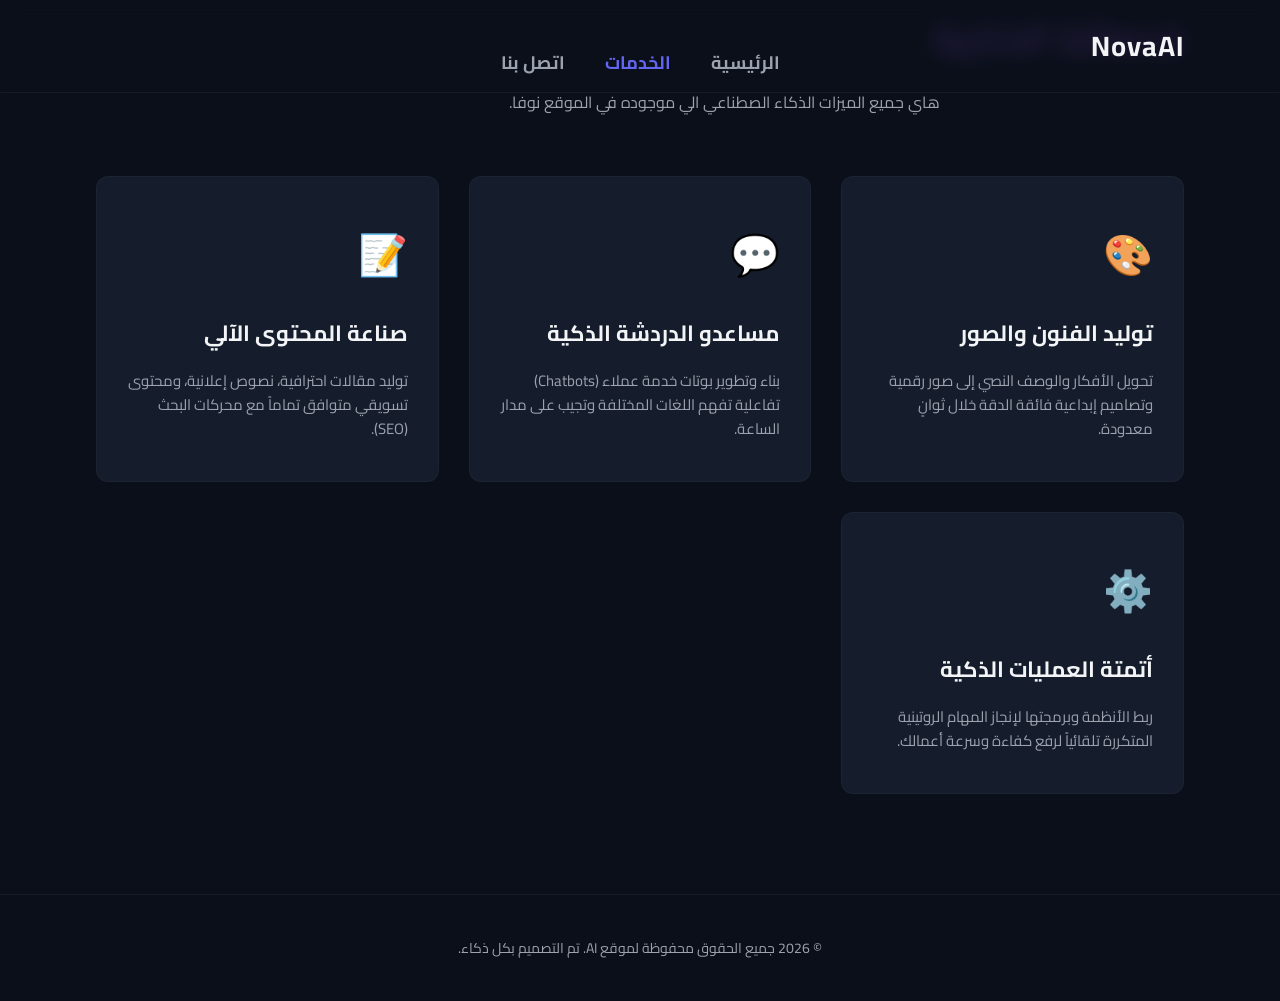
<file: services.html>
<!DOCTYPE html>
<html lang="ar" dir="rtl">
<head>
    <meta charset="UTF-8">
    <meta name="viewport" content="width=device-width, initial-scale=1.0">
    <title>Nova AI</title>
    <link rel="stylesheet" href="style.css">
    <link rel="preconnect" href="https://fonts.googleapis.com">
    <link rel="preconnect" href="https://fonts.gstatic.com" crossorigin>
    <link href="https://fonts.googleapis.com/css2?family=Cairo:wght@300;400;700&display=swap" rel="stylesheet">
</head>
<body>

    <!-- شريط التنقل (Navbar) -->
    <header>
        <div class="container navbar">
            <div class="logo">Nova<span>AI</span></div>
            <nav>
                <ul class="nav-links">
                    <li><a href="index.html">الرئيسية</a></li>
                    <li><a href="services.html" class="active">الخدمات</a></li>
<li><a href="contact.html">اتصل بنا</a></li>
                </ul>
            </nav>
        </div>
    </header>

    <!-- قسم عنوان الصفحة (Page Header) -->
    <section class="page-header">
        <div class="container">
            <h1>خدماتنا الذكية</h1>
            <p>هاي جميع الميزات الذكاء الصطناعي الي موجوده في الموقع نوفا.</p>
        </div>
    </section>

    <!-- قسم الخدمات (Services Section) -->
    <section class="services-page-content">
        <div class="container">
            <div class="services-grid">
                
                <!-- الخدمة الأولى: توليد المحتوى -->
                <div class="card">
                    <div class="card-icon">🎨</div>
                    <h3>توليد الفنون والصور</h3>
                    <p>تحويل الأفكار والوصف النصي إلى صور رقمية وتصاميم إبداعية فائقة الدقة خلال ثوانٍ معدودة.</p>
                </div>

                <!-- الخدمة الثانية: شات بوت -->
                <div class="card">
                    <div class="card-icon">💬</div>
                    <h3>مساعدو الدردشة الذكية</h3>
                    <p>بناء وتطوير بوتات خدمة عملاء (Chatbots) تفاعلية تفهم اللغات المختلفة وتجيب على مدار الساعة.</p>
                </div>

                <!-- الخدمة الثالثة: كتابة المحتوى -->
                <div class="card">
                    <div class="card-icon">📝</div>
                    <h3>صناعة المحتوى الآلي</h3>
                    <p>توليد مقالات احترافية، نصوص إعلانية، ومحتوى تسويقي متوافق تماماً مع محركات البحث (SEO).</p>
                </div>

                <!-- الخدمة الرابعة: الأتمتة -->
                <div class="card">
                    <div class="card-icon">⚙️</div>
                    <h3>أتمتة العمليات الذكية</h3>
                    <p>ربط الأنظمة وبرمجتها لإنجاز المهام الروتينية المتكررة تلقائياً لرفع كفاءة وسرعة أعمالك.</p>
                </div>

            </div>
        </div>
    </section>

    <!-- تذييل الصفحة (Footer) -->
    <footer>
        <p>&copy; 2026 جميع الحقوق محفوظة لموقع AI. تم التصميم بكل ذكاء.</p>
    </footer>

</body>
</html>
</file>
<file: style.css>
/* إعدادات عامة */
* {
    margin: 0;
    padding: 0;
    box-sizing: border-box;
    font-family: 'Cairo', sans-serif;
}

:root {
    --bg-color: #0b0f19;
    --card-bg: #151c2c;
    --primary-color: #6366f1;
    --secondary-color: #a855f7;
    --text-color: #f3f4f6;
    --text-muted: #9ca3af;
}

body {
    background-color: var(--bg-color);
    color: var(--text-color);
    overflow-x: hidden;
}

.container {
    width: 85%;
    max-width: 1200px;
    margin: 0 auto;
}

/* تحديث شريط التنقل للتوسيط الكامل */
header {
    background-color: rgba(11, 15, 25, 0.8);
    backdrop-filter: blur(10px);
    position: fixed;
    width: 100%;
    top: 0;
    z-index: 100;
    border-bottom: 1px solid rgba(255, 255, 255, 0.05);
}

.navbar {
    display: flex;
    justify-content: space-between; /* يحافظ على الشعار في طرفه */
    align-items: center;
    padding: 20px 0;
    position: relative; /* ضرورية ليعمل التوسيط المطلق للقائمة بداخلها */
}

/* تكبير حجم الشعار (اللوجو) */
.logo {
    font-size: 28px; /* كانت 24px */
    font-weight: 700;
    letter-spacing: 1px;
}

/* تكبير حجم روابط القائمة وزيادة المسافة بينها */
.nav-links {
    display: flex;
    list-style: none;
    gap: 40px; /* زدت المسافة بين الكلمات من 30px لـ 40px لتكون مريحة أكثر */
    position: absolute;
    left: 50%;
    transform: translateX(-50%);
}

.nav-links a {
    color: var(--text-muted);
    text-decoration: none;
    transition: color 0.3s;
    font-size: 18px; /* ضفنا حجم الخط هنا لتكبير الروابط */
    font-weight: 700; /* جعلنا الخط عريض (Bold) ليبدو أوضح وأجمل */
}
.nav-links a:hover, .nav-links a.active {
    color: var(--primary-color);
}
/* الأزرار */
.btn {
    display: inline-block;
    padding: 10px 24px;
    border-radius: 8px;
    text-decoration: none;
    font-weight: 700;
    transition: all 0.3s ease;
}

.btn-nav {
    background: linear-gradient(135deg, var(--primary-color), var(--secondary-color));
    color: white;
}

.btn-primary {
    background: linear-gradient(135deg, var(--primary-color), var(--secondary-color));
    color: white;
    box-shadow: 0 4px 15px rgba(99, 102, 241, 0.4);
}

.btn-secondary {
    background: transparent;
    color: white;
    border: 1px solid rgba(255, 255, 255, 0.2);
}

.btn:hover {
    transform: translateY(-2px);
    opacity: 0.9;
}

/* القسم الرئيسي (Hero) */
.hero {
    height: 100vh;
    display: flex;
    align-items: center;
    justify-content: center;
    text-align: center;
    background: radial-gradient(circle at center, rgba(99, 102, 241, 0.15) 0%, transparent 60%);
    padding-top: 80px;
}

.hero-content h1 {
    font-size: 48px;
    line-height: 1.4;
    margin-bottom: 20px;
}

.hero-content h1 span {
    background: linear-gradient(135deg, var(--primary-color), var(--secondary-color));
    -webkit-background-clip: text;
    -webkit-text-fill-color: transparent;
}

.hero-content p {
    color: var(--text-muted);
    font-size: 18px;
    max-width: 600px;
    margin: 0 auto 40px auto;
    line-height: 1.6;
}

.hero-buttons {
    display: flex;
    justify-content: center;
    gap: 20px;
}

/* قسم الخدمات */
.services {
    padding: 100px 0;
}

.section-title {
    text-align: center;
    font-size: 32px;
    margin-bottom: 60px;
    position: relative;
}

.section-title::after {
    content: '';
    display: block;
    width: 60px;
    height: 4px;
    background: var(--primary-color);
    margin: 10px auto 0 auto;
    border-radius: 2px;
}

.services-grid {
    display: grid;
    grid-template-columns: repeat(auto-fit, minmax(300px, 1fr));
    gap: 30px;
}

.card {
    background-color: var(--card-bg);
    padding: 40px 30px;
    border-radius: 12px;
    transition: all 0.3s ease;
    border: 1px solid rgba(255, 255, 255, 0.03);
}

.card:hover {
    transform: translateY(-10px);
    border-color: rgba(99, 102, 241, 0.3);
    box-shadow: 0 10px 30px rgba(0, 0, 0, 0.3);
}

.card-icon {
    font-size: 40px;
    margin-bottom: 20px;
}

.card h3 {
    font-size: 22px;
    margin-bottom: 15px;
}

.card p {
    color: var(--text-muted);
    font-size: 15px;
    line-height: 1.6;
}

/* التذييل */
footer {
    text-align: center;
    padding: 40px 0;
    color: var(--text-muted);
    border-top: 1px solid rgba(255, 255, 255, 0.05);
    font-size: 14px;
}

/* التوافق مع الشاشات الصغيرة */
@media (max-width: 768px) {
    .nav-links, .btn-nav {
        display: none; /* لإبقاء التصميم بسيطاً على الهواتف بدون تعقيد JS */
    }
    .hero-content h1 {
        font-size: 32px;
    }
    .hero-buttons {
        flex-direction: column;
        gap: 15px;
    }
}

-----------------------------------------------services.html---------------------

/* تنسيق خاص بصفحة الخدمات المستقلة */
.page-header {
    padding: 150px 0 50px 0;
    text-align: center;
    background: radial-gradient(circle at top, rgba(168, 85, 247, 0.1) 0%, transparent 50%);
}

.page-header h1 {
    font-size: 40px;
    margin-bottom: 15px;
    background: linear-gradient(135deg, var(--primary-color), var(--secondary-color));
    -webkit-background-clip: text;
    -webkit-text-fill-color: transparent;
}

.page-header p {
    color: var(--text-muted);
    font-size: 16px;
    max-width: 600px;
    margin: 0 auto;
    line-height: 1.6;
}

.services-page-content {
    padding: 60px 0 100px 0;
}

-----------------------------------------------contact.html---------------------



/* تنسيقات صفحة اتصل بنا */
.contact-section {
    padding: 40px 0 100px 0;
}

.contact-container {
    display: grid;
    grid-template-columns: 1fr 1.5fr;
    gap: 50px;
    align-items: start;
}

/* صندوق معلومات الاتصال */
.contact-info {
    background-color: var(--card-bg);
    padding: 40px;
    border-radius: 12px;
    border: 1px solid rgba(255, 255, 255, 0.03);
}

.contact-info h3 {
    font-size: 24px;
    margin-bottom: 10px;
    color: var(--text-color);
}

.info-desc {
    color: var(--text-muted);
    font-size: 14px;
    margin-bottom: 30px;
}

.info-item {
    display: flex;
    align-items: center;
    gap: 20px;
    margin-bottom: 25px;
}

.info-icon {
    font-size: 28px;
    background: rgba(99, 102, 241, 0.1);
    padding: 10px;
    border-radius: 8px;
    width: 50px;
    height: 50px;
    display: flex;
    align-items: center;
    justify-content: center;
}

.info-item h4 {
    font-size: 16px;
    margin-bottom: 2px;
}

.info-item p {
    color: var(--text-muted);
    font-size: 14px;
}

/* تصميم النموذج (Form) */
.contact-form {
    background-color: var(--card-bg);
    padding: 40px;
    border-radius: 12px;
    border: 1px solid rgba(255, 255, 255, 0.03);
    display: flex;
    flex-direction: column;
    gap: 20px;
}

.form-group {
    display: flex;
    flex-direction: column;
    gap: 8px;
}

.form-group label {
    font-size: 14px;
    color: var(--text-color);
    font-weight: 700;
}

.form-group input, .form-group textarea {
    background-color: #0b0f19;
    border: 1px solid rgba(255, 255, 255, 0.1);
    padding: 12px 15px;
    border-radius: 8px;
    color: white;
    font-family: 'Cairo', sans-serif;
    font-size: 14px;
    transition: border-color 0.3s;
}

.form-group input:focus, .form-group textarea:focus {
    outline: none;
    border-color: var(--primary-color);
}

.btn-block {
    width: 100%;
    border: none;
    cursor: pointer;
    font-size: 16px;
    padding: 14px;
}

/* التوافق مع الهواتف */
@media (max-width: 900px) {
    .contact-container {
        grid-template-columns: 1fr;
        gap: 30px;
    }
}
</file>
